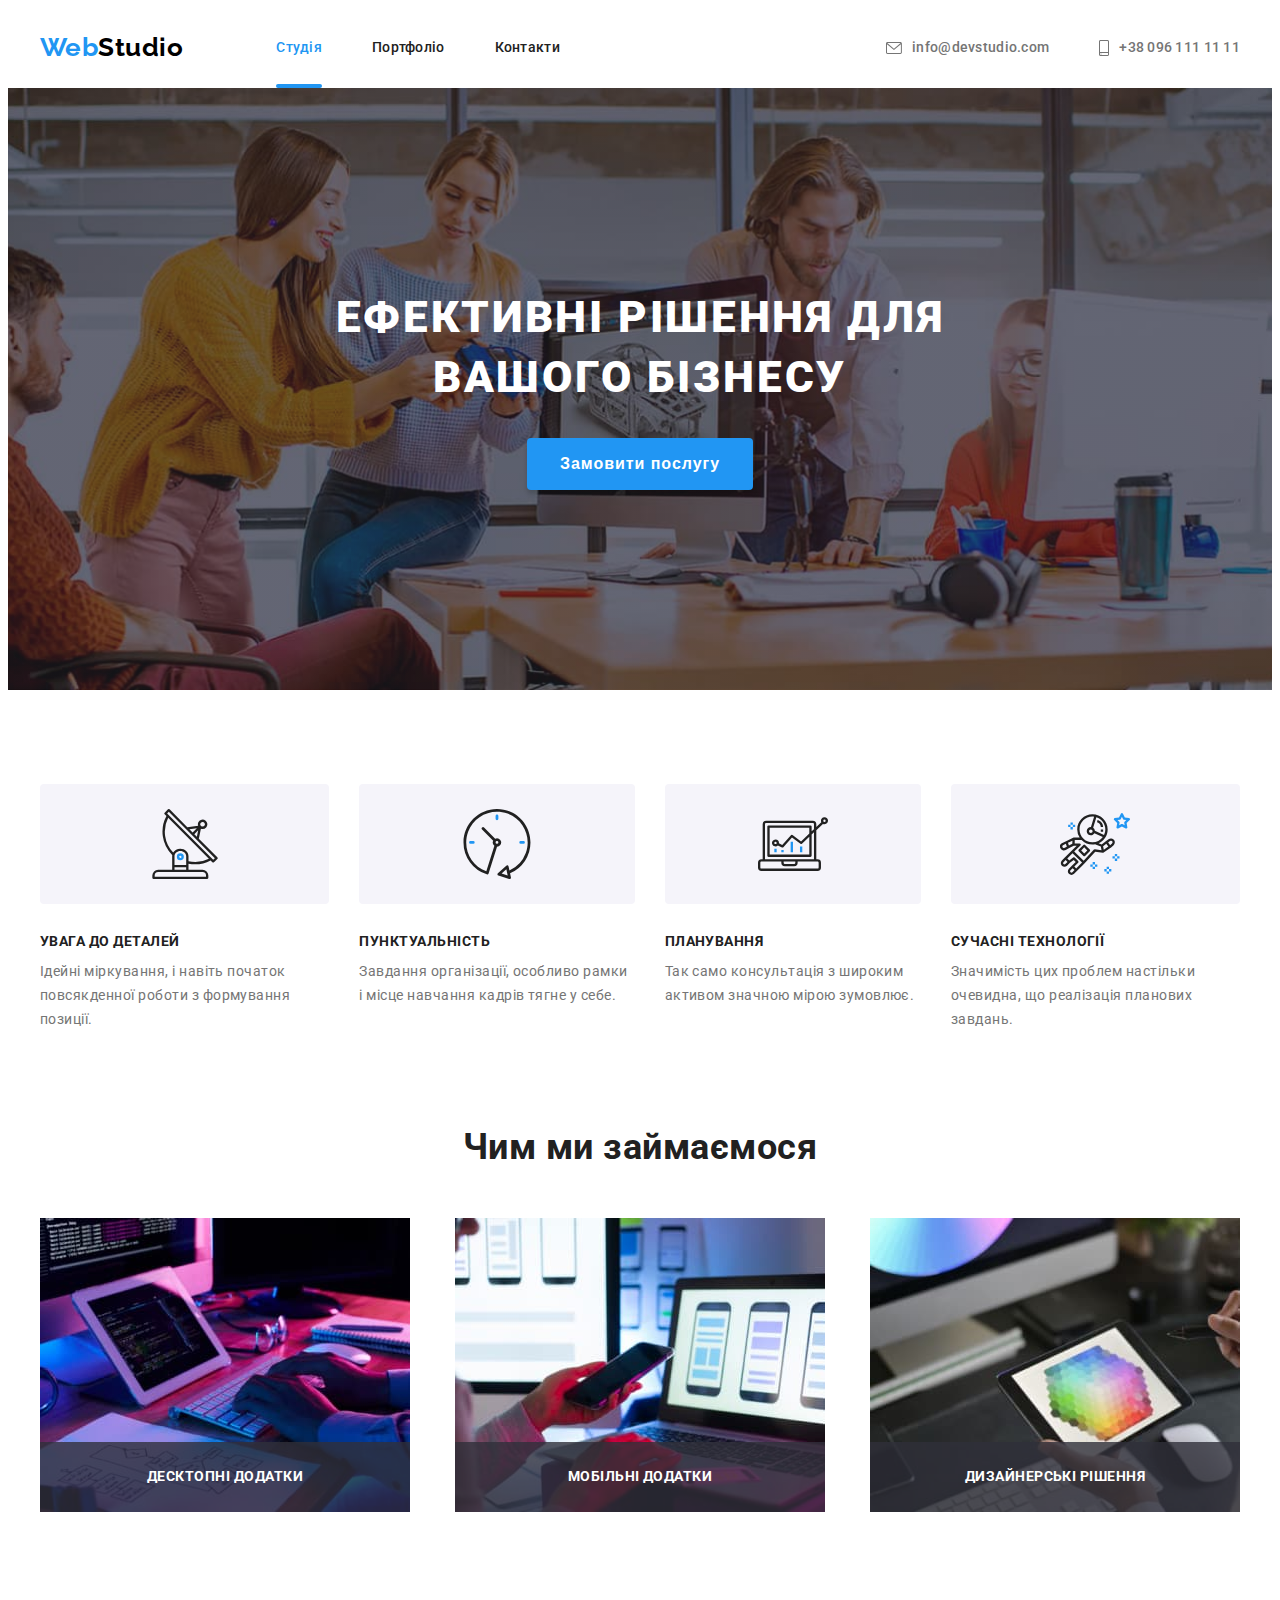
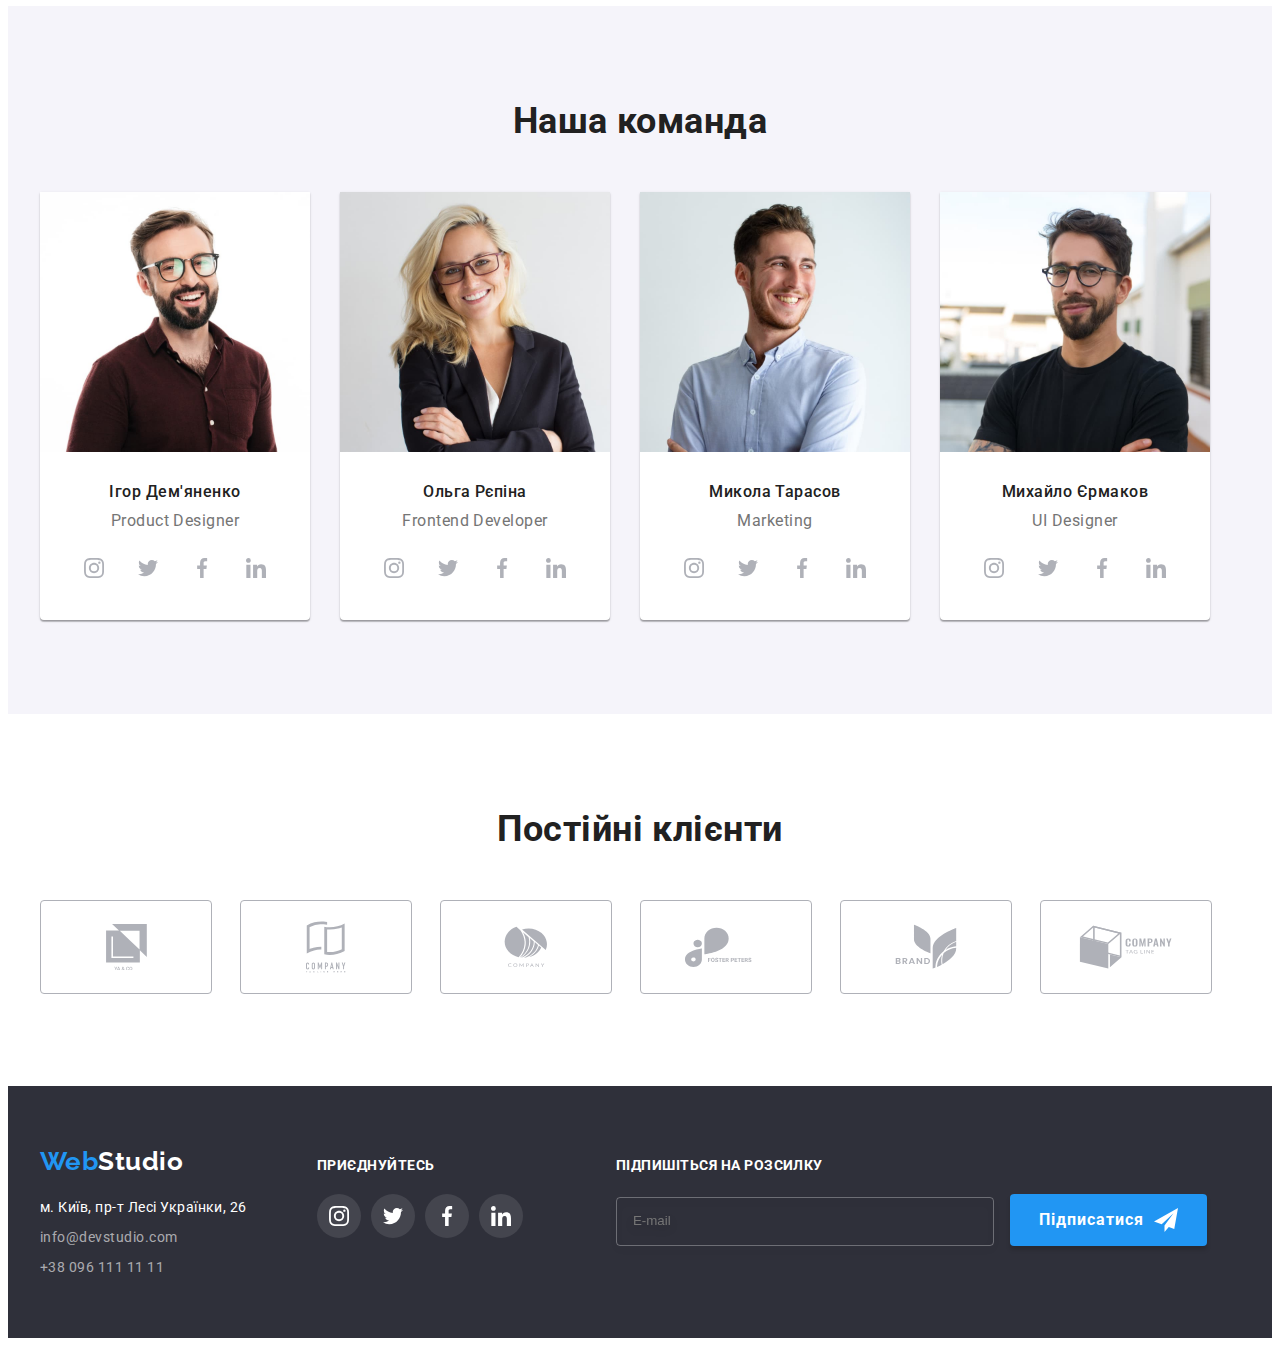
<file: index.html>
<!DOCTYPE html>
<html lang="uk">
  <head>
    <meta charset="UTF-8" />
    <meta http-equiv="X-UA-Compatible" content="IE=edge" />
    <meta name="viewport" content="width=device-width, initial-scale=1.0" />
    <title>Студія</title>
    <link rel="preconnect" href="https://fonts.googleapis.com" />
    <link rel="preconnect" href="https://fonts.gstatic.com" crossorigin />
    <link
      href="https://fonts.googleapis.com/css2?family=Raleway:wght@700&family=Roboto:wght@400;500;700;900&display=swap"
      rel="stylesheet"
    />
    <link
      rel="stylesheet"
      href="https://cdnjs.cloudflare.com/ajax/libs/modern-normalize/1.1.0/modern-normalize.min.css"
      integrity="sha512-wpPYUAdjBVSE4KJnH1VR1HeZfpl1ub8YT/NKx4PuQ5NmX2tKuGu6U/JRp5y+Y8XG2tV+wKQpNHVUX03MfMFn9Q=="
      crossorigin="anonymous"
      referrerpolicy="no-referrer"
    />
    <link rel="stylesheet" href="./css/main.min.css" />
  </head>
  <body>
    <!-- Шапка сторінки -->
    <header class="page-header">
      <div class="page-header__container container">
        <a href="./index.html" class="logo page-header__logo link"
          ><span class="logo--blue">Web</span>Studio</a
        >
        <!-- Навігація на інші сторінки -->
        <nav class="nav">
          <ul class="nav__list list">
            <li class="nav__item item">
              <a href="./index.html" class="nav__link nav__link--current link">Студія</a>
            </li>
            <li class="nav__item item">
              <a href="./portfolio.html" class="nav__link link">Портфоліо</a>
            </li>
            <li class="nav__item item"><a href="#" class="nav__link link">Контакти</a></li>
          </ul>
        </nav>
        <ul class="contact__list list">
          <li class="contact__item item">
            <a href="mailto:info@devstudio.com" class="contact__link link">
              <svg class="contact__icon icon" width="16" height="12">
                <use href="./images/icons.svg#icon-envelope"></use>
              </svg>
              info@devstudio.com</a
            >
          </li>
          <li class="contact__item item">
            <a href="tel:+380961111111" class="contact__link link">
              <svg class="contact__icon icon" width="10" height="16">
                <use href="./images/icons.svg#icon-smartphone"></use>
              </svg>
              +38 096 111 11 11</a
            >
          </li>
        </ul>
      </div>
    </header>
    <!-- Унікальний контент сторінки -->
    <main>
      <!-- Головна секція -->
      <section class="hero">
        <div class="hero__container container">
          <h1 class="hero__title">Ефективні рішення для вашого бізнесу</h1>
          <button type="button" class="hero__button button" data-modal-open>
            Замовити послугу
          </button>
          <div class="backdrop is-hidden" data-modal>
            <div class="modal">
              <div class="close-button__block">
                <button type="button" class="close-button button" data-modal-close>
                  <svg class="close-button__icon icon" width="11" height="11">
                    <use href="./images/icons.svg#icon-vector"></use>
                  </svg>
                </button>
              </div>
              <p class="modal__title">Залиште свої дані, ми вам передзвонимо</p>
              <form class="modal__form form" autocomplete="off">
                <div class="form__section">
                  <label for="name" class="form__label">Ім'я</label>
                  <div class="form__input">
                    <input class="input" type="text" name="name" id="name" placeholder=" " />
                    <svg class="input__icon icon" width="18" height="18">
                      <use href="./images/icons.svg#icon-person"></use>
                    </svg>
                  </div>
                </div>
                <div class="form__section">
                  <label for="phone" class="form__label">Телефон</label>
                  <div class="form__input">
                    <input class="input" type="tel" name="phone" id="phone" placeholder=" " />
                    <svg class="input__icon icon" width="18" height="18">
                      <use href="./images/icons.svg#icon-phone"></use>
                    </svg>
                  </div>
                </div>
                <div class="form__section">
                  <label for="mail" class="form__label">Пошта</label>
                  <div class="form__input">
                    <input class="input" type="email" name="mail" id="mail" placeholder=" " />
                    <svg class="input__icon icon" width="18" height="18">
                      <use href="./images/icons.svg#icon-email"></use>
                    </svg>
                  </div>
                </div>
                <div class="form__section">
                  <label for="comment" class="form__label">Коментар</label>
                  <textarea
                    class="textarea"
                    name="comment"
                    id="comment"
                    rows="7"
                    placeholder="Введіть текст"
                  ></textarea>
                </div>
                <div class="form__section checkbox__section">
                  <label for="check" class="checkbox__label form__label">
                    <input
                      class="checkbox__input input visually-hidden"
                      type="checkbox"
                      name="check"
                      id="check"
                      value="agreement"
                    />
                    <span class="checkbox__text"
                      >Погоджуюся з розсилкою та приймаю
                      <a href="#" class="checkbox__link link"> Умови договору</a></span
                    >
                    <svg class="checkbox__icon icon" width="16" height="15">
                      <use href="./images/icons.svg#icon-check"></use>
                    </svg>
                  </label>
                </div>
                <button type="submit" class="modal__button button">Відправити</button>
              </form>
            </div>
          </div>
        </div>
      </section>
      <!-- Наші переваги -->
      <section class="advantages section">
        <div class="container">
          <h2 class="visually-hidden">Наші переваги</h2>
          <ul class="advantages__list list">
            <li class="item">
              <div class="advantages__thumb">
                <svg class="advantages__icon" width="70" height="70">
                  <use href="./images/icons.svg#icon-antenna"></use>
                </svg>
              </div>
              <h3 class="advantages__title">УВАГА ДО ДЕТАЛЕЙ</h3>
              <p class="advantages__text">
                Ідейні міркування, і навіть початок повсякденної роботи з формування позиції.
              </p>
            </li>
            <li class="item">
              <div class="advantages__thumb">
                <svg class="advantages__icon" width="70" height="70">
                  <use href="./images/icons.svg#icon-clock"></use>
                </svg>
              </div>
              <h3 class="advantages__title">ПУНКТУАЛЬНІСТЬ</h3>
              <p class="advantages__text">
                Завдання організації, особливо рамки і місце навчання кадрів тягне у себе.
              </p>
            </li>
            <li class="item">
              <div class="advantages__thumb">
                <svg class="advantages__icon" width="70" height="70">
                  <use href="./images/icons.svg#icon-diagram"></use>
                </svg>
              </div>
              <h3 class="advantages__title">ПЛАНУВАННЯ</h3>
              <p class="advantages__text">
                Так само консультація з широким активом значною мірою зумовлює.
              </p>
            </li>
            <li class="item">
              <div class="advantages__thumb">
                <svg class="advantages__icon" width="70" height="70">
                  <use href="./images/icons.svg#icon-astronaut"></use>
                </svg>
              </div>
              <h3 class="advantages__title">СУЧАСНІ ТЕХНОЛОГІЇ</h3>
              <p class="advantages__text">
                Значимість цих проблем настільки очевидна, що реалізація планових завдань.
              </p>
            </li>
          </ul>
        </div>
      </section>
      <!-- Чим ми займаємося -->
      <section class="work section">
        <div class="container">
          <h2 class="work__title title">Чим ми займаємося</h2>
          <ul class="work__list list">
            <li class="work__item item">
              <img
                src="./images/what-we-do-01.jpg"
                alt="Десктопна версія проєкту"
                width="370"
                height="294"
              />
              <p class="work__text">Десктопні додатки</p>
            </li>
            <li class="work__item item">
              <img
                src="./images/what-we-do-02.jpg"
                alt="Версія проєкту для ноутбуку"
                width="370"
                height="294"
              />
              <p class="work__text">Мобільні додатки</p>
            </li>
            <li class="work__item item">
              <img
                src="./images/what-we-do-03.jpg"
                alt="Планшетна версія проєкту"
                width="370"
                height="294"
              />
              <p class="work__text">Дизайнерські рішення</p>
            </li>
          </ul>
        </div>
      </section>
      <!-- Наша команда -->
      <section class="team section">
        <div class="container">
          <h2 class="team__title title">Наша команда</h2>
          <ul class="team__list list">
            <li class="team__item item">
              <img src="./images/team-01.jpg" alt="Ігор Дем'яненко" width="270" height="260" />
              <div class="team__worker">
                <h3 class="team__subtitle">Ігор Дем'яненко</h3>
                <p lang="en" class="team__text">Product Designer</p>
                <ul class="team__social-list list">
                  <li class="team__social-item item">
                    <a class="team__social-link link" href="#">
                      <svg class="team__social-icon" width="20" height="20">
                        <use href="./images/icons.svg#icon-instagram"></use>
                      </svg>
                    </a>
                  </li>
                  <li class="team__social-item item">
                    <a class="team__social-link link" href="#">
                      <svg class="team__social-icon" width="20" height="20">
                        <use href="./images/icons.svg#icon-twitter"></use>
                      </svg>
                    </a>
                  </li>
                  <li class="team__social-item item">
                    <a class="team__social-link link" href="#">
                      <svg class="team__social-icon" width="20" height="20">
                        <use href="./images/icons.svg#icon-facebook"></use>
                      </svg>
                    </a>
                  </li>
                  <li class="team__social-item item">
                    <a class="team__social-link link" href="#">
                      <svg class="team__social-icon" width="20" height="20">
                        <use href="./images/icons.svg#icon-linkedin"></use>
                      </svg>
                    </a>
                  </li>
                </ul>
              </div>
            </li>
            <li class="team__item item">
              <img src="./images/team-02.jpg" alt="Ольга Рєпіна" width="270" height="260" />
              <div class="team__worker">
                <h3 class="team__subtitle">Ольга Рєпіна</h3>
                <p lang="en" class="team__text">Frontend Developer</p>
                <ul class="team__social-list list">
                  <li class="team__social-item item">
                    <a class="team__social-link link" href="#">
                      <svg class="team__social-icon" width="20" height="20">
                        <use href="./images/icons.svg#icon-instagram"></use>
                      </svg>
                    </a>
                  </li>
                  <li class="team__social-item item">
                    <a class="team__social-link link" href="#">
                      <svg class="team__social-icon" width="20" height="20">
                        <use href="./images/icons.svg#icon-twitter"></use>
                      </svg>
                    </a>
                  </li>
                  <li class="team__social-item item">
                    <a class="team__social-link link" href="#">
                      <svg class="team__social-icon" width="20" height="20">
                        <use href="./images/icons.svg#icon-facebook"></use>
                      </svg>
                    </a>
                  </li>
                  <li class="team__social-item item">
                    <a class="team__social-link link" href="#">
                      <svg class="team__social-icon" width="20" height="20">
                        <use href="./images/icons.svg#icon-linkedin"></use>
                      </svg>
                    </a>
                  </li>
                </ul>
              </div>
            </li>
            <li class="team__item item">
              <img src="./images/team-03.jpg" alt="Микола Тарасов" width="270" height="260" />
              <div class="team__worker">
                <h3 class="team__subtitle">Микола Тарасов</h3>
                <p lang="en" class="team__text">Marketing</p>
                <ul class="team__social-list list">
                  <li class="team__social-item item">
                    <a class="team__social-link link" href="#">
                      <svg class="team__social-icon" width="20" height="20">
                        <use href="./images/icons.svg#icon-instagram"></use>
                      </svg>
                    </a>
                  </li>
                  <li class="team__social-item item">
                    <a class="team__social-link link" href="#">
                      <svg class="team__social-icon" width="20" height="20">
                        <use href="./images/icons.svg#icon-twitter"></use>
                      </svg>
                    </a>
                  </li>
                  <li class="team__social-item item">
                    <a class="team__social-link link" href="#">
                      <svg class="team__social-icon" width="20" height="20">
                        <use href="./images/icons.svg#icon-facebook"></use>
                      </svg>
                    </a>
                  </li>
                  <li class="team__social-item item">
                    <a class="team__social-link link" href="#">
                      <svg class="team__social-icon" width="20" height="20">
                        <use href="./images/icons.svg#icon-linkedin"></use>
                      </svg>
                    </a>
                  </li>
                </ul>
              </div>
            </li>
            <li class="team__item item">
              <img src="./images/team-04.jpg" alt="Михайло Єрмаков" width="270" height="260" />
              <div class="team__worker">
                <h3 class="team__subtitle">Михайло Єрмаков</h3>
                <p lang="en" class="team__text">UI Designer</p>
                <ul class="team__social-list list">
                  <li class="team__social-item item">
                    <a class="team__social-link link" href="#">
                      <svg class="team__social-icon" width="20" height="20">
                        <use href="./images/icons.svg#icon-instagram"></use>
                      </svg>
                    </a>
                  </li>
                  <li class="team__social-item item">
                    <a class="team__social-link link" href="#">
                      <svg class="team__social-icon" width="20" height="20">
                        <use href="./images/icons.svg#icon-twitter"></use>
                      </svg>
                    </a>
                  </li>
                  <li class="team__social-item item">
                    <a class="team__social-link link" href="#">
                      <svg class="team__social-icon" width="20" height="20">
                        <use href="./images/icons.svg#icon-facebook"></use>
                      </svg>
                    </a>
                  </li>
                  <li class="team__social-item item">
                    <a class="team__social-link link" href="#">
                      <svg class="team__social-icon" width="20" height="20">
                        <use href="./images/icons.svg#icon-linkedin"></use>
                      </svg>
                    </a>
                  </li>
                </ul>
              </div>
            </li>
          </ul>
        </div>
      </section>
      <!-- Клієнти -->
      <section class="clients section">
        <div class="container">
          <h2 class="clients__title title">Постійні клієнти</h2>
          <ul class="clients__list list">
            <li class="clients__item item">
              <a class="clients__link link" href="#">
                <svg class="clients__icon" width="41" height="46.7">
                  <use href="./images/icons.svg#icon-logo01"></use>
                </svg>
              </a>
            </li>
            <li class="clients__item item">
              <a class="clients__link link" href="#">
                <svg class="clients__icon" width="40" height="52">
                  <use href="./images/icons.svg#icon-logo02"></use>
                </svg>
              </a>
            </li>
            <li class="clients__item item">
              <a class="clients__link link" href="#">
                <svg class="clients__icon" width="43.46" height="41.18">
                  <use href="./images/icons.svg#icon-logo03"></use>
                </svg>
              </a>
            </li>
            <li class="clients__item item">
              <a class="clients__link link" href="#">
                <svg class="clients__icon" width="84.44" height="40.62">
                  <use href="./images/icons.svg#icon-logo04"></use>
                </svg>
              </a>
            </li>
            <li class="clients__item item">
              <a class="clients__link link" href="#">
                <svg class="clients__icon" width="62.54" height="45.43">
                  <use href="./images/icons.svg#icon-logo05"></use>
                </svg>
              </a>
            </li>
            <li class="clients__item item">
              <a class="clients__link link" href="#">
                <svg class="clients__icon" width="93.79" height="43.93">
                  <use href="./images/icons.svg#icon-logo06"></use>
                </svg>
              </a>
            </li>
          </ul>
        </div>
      </section>
    </main>
    <!-- Підвал сторінки -->
    <footer class="page-footer">
      <div class="footer__container container">
        <div class="footer__address">
          <a href="./index.html" class="logo page-footer__logo link"
            ><span class="logo--blue">Web</span>Studio</a
          >
          <address class="address">
            <ul class="address__list list">
              <li class="address__item item">
                <a
                  href="https://www.google.com/maps/"
                  target="_blank"
                  rel="noopener noreferrer"
                  class="address__map link"
                  >м. Київ, пр-т Лесі Українки, 26</a
                >
              </li>
              <li class="address__item item">
                <a href="mailto:info@devstudio.com" class="address__link link"
                  >info@devstudio.com</a
                >
              </li>
              <li class="address__item item">
                <a href="tel:+380961111111" class="address__link link">+38 096 111 11 11</a>
              </li>
            </ul>
          </address>
        </div>
        <div class="footer-social">
          <p class="footer-social__text">Приєднуйтесь</p>
          <ul class="footer-social__list list">
            <li class="footer-social__item item">
              <a class="footer-social__link link" href="#">
                <svg class="footer-social__icon" width="20" height="20">
                  <use href="./images/icons.svg#icon-instagram"></use>
                </svg>
              </a>
            </li>
            <li class="footer-social__item item">
              <a class="footer-social__link link" href="#">
                <svg class="footer-social__icon" width="20" height="20">
                  <use href="./images/icons.svg#icon-twitter"></use>
                </svg>
              </a>
            </li>
            <li class="footer-social__item item">
              <a class="footer-social__link link" href="#">
                <svg class="footer-social__icon" width="20" height="20">
                  <use href="./images/icons.svg#icon-facebook"></use>
                </svg>
              </a>
            </li>
            <li class="footer-social__item item">
              <a class="footer-social__link link" href="#">
                <svg class="footer-social__icon" width="20" height="20">
                  <use href="./images/icons.svg#icon-linkedin"></use>
                </svg>
              </a>
            </li>
          </ul>
        </div>
        <div class="footer-form">
          <p class="footer-form__text">Підпишіться на розсилку</p>
          <form class="form-signup">
            <label class="signup__label">
              <input class="signup__input" type="email" name="email" placeholder="E-mail" />
            </label>
            <button type="submit" class="footer-button button">
              Підписатися
              <svg class="signup__icon" width="24" height="24">
                <use href="./images/icons.svg#icon-send"></use>
              </svg>
            </button>
          </form>
        </div>
      </div>
    </footer>
    <script src="./js/modal.js"></script>
  </body>
</html>
</file>
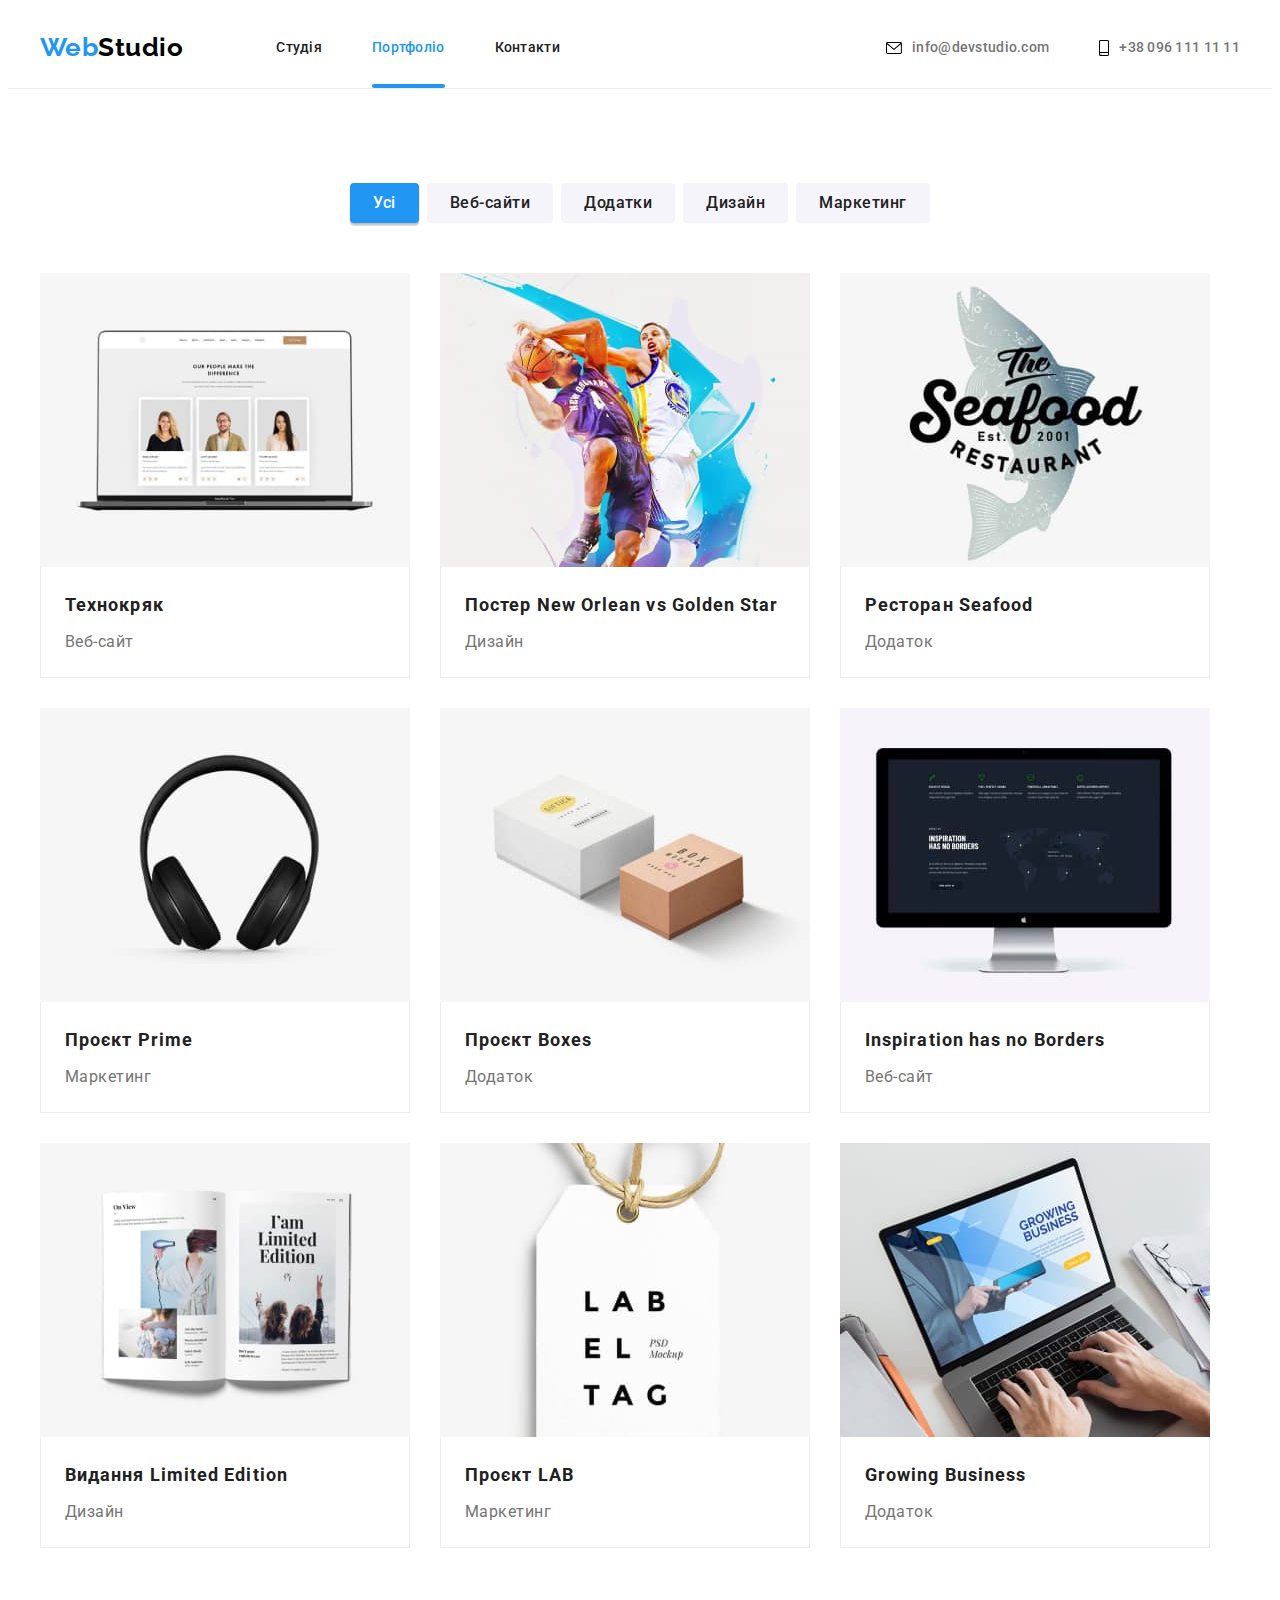
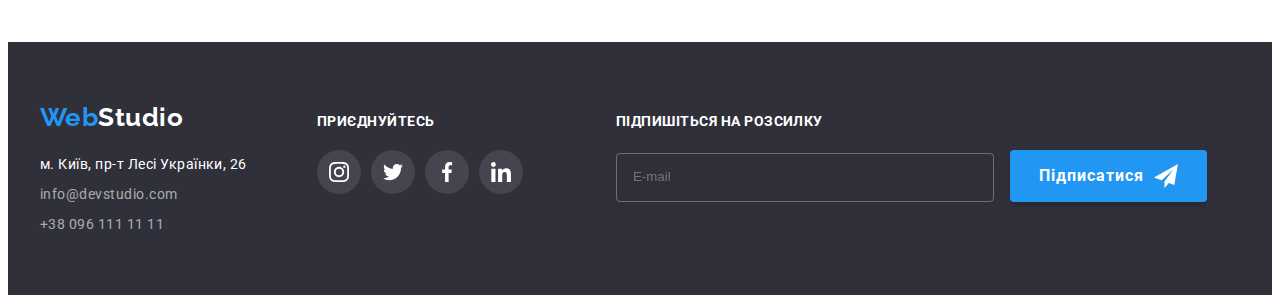
<file: portfolio.html>
<!DOCTYPE html>
<html lang="uk">
  <head>
    <meta charset="UTF-8" />
    <meta http-equiv="X-UA-Compatible" content="IE=edge" />
    <meta name="viewport" content="width=device-width, initial-scale=1.0" />
    <title>Портфоліо</title>
    <link rel="preconnect" href="https://fonts.googleapis.com" />
    <link rel="preconnect" href="https://fonts.gstatic.com" crossorigin />
    <link
      href="https://fonts.googleapis.com/css2?family=Raleway:wght@700&family=Roboto:wght@400;500;700;900&display=swap"
      rel="stylesheet"
    />
    <link
      rel="stylesheet"
      href="https://cdnjs.cloudflare.com/ajax/libs/modern-normalize/1.1.0/modern-normalize.min.css"
      integrity="sha512-wpPYUAdjBVSE4KJnH1VR1HeZfpl1ub8YT/NKx4PuQ5NmX2tKuGu6U/JRp5y+Y8XG2tV+wKQpNHVUX03MfMFn9Q=="
      crossorigin="anonymous"
      referrerpolicy="no-referrer"
    />
    <link rel="stylesheet" href="./css/main.min.css" />
  </head>
  <body>
    <!-- Шапка сторінки -->
    <header class="page-header">
      <div class="page-header__container container">
        <a href="./index.html" class="logo page-header__logo link"
          ><span class="logo--blue">Web</span>Studio</a
        >
        <!-- Навігація на інші сторінки -->
        <nav class="nav">
          <ul class="nav__list list">
            <li class="nav__item item"><a href="./index.html" class="nav__link link">Студія</a></li>
            <li class="nav__item item">
              <a href="./portfolio.html" class="nav__link nav__link--current link">Портфоліо</a>
            </li>
            <li class="nav__item item"><a href="#" class="nav__link link">Контакти</a></li>
          </ul>
        </nav>
        <ul class="contact__list list">
          <li class="contact__item item">
            <a href="mailto:info@devstudio.com" class="contact__link link">
              <svg class="contact__icon" width="16" height="12">
                <use href="./images/icons.svg#icon-envelope"></use>
              </svg>
              info@devstudio.com</a
            >
          </li>
          <li class="contact__item item">
            <a href="tel:+380961111111" class="contact__link link">
              <svg class="contact__icon" width="10" height="16">
                <use href="./images/icons.svg#icon-smartphone"></use>
              </svg>
              +38 096 111 11 11</a
            >
          </li>
        </ul>
      </div>
    </header>
    <!-- Унікальний контент сторінки -->
    <main>
      <!-- Виконані роботи -->
      <section class="portfolio section">
        <div class="container">
          <h1 class="visually-hidden">Виконані роботи</h1>
          <ul class="filter__list list">
            <li class="item">
              <button type="button" class="filter-button filter-button--active button">Усі</button>
            </li>
            <li class="item">
              <button type="button" class="filter-button button">Веб-сайти</button>
            </li>
            <li class="item">
              <button type="button" class="filter-button button">Додатки</button>
            </li>
            <li class="item"><button type="button" class="filter-button button">Дизайн</button></li>
            <li class="item">
              <button type="button" class="filter-button button">Маркетинг</button>
            </li>
          </ul>
          <ul class="portfolio__list list">
            <li class="portfolio__item item">
              <a href="#" class="portfolio__link link">
                <div class="portfolio__thumb">
                  <img
                    src="./images/portfolio-01.jpg"
                    alt="Веб-сайт Технокряк на екрані ноутбука"
                    width="370"
                    height="294"
                  />
                  <p class="portfolio__description">
                    Ресурс пропонує комплексні пропозиції з різним рівнем функціоналу та сервісів.
                    Все це дозволить відвідувачу отримати вичерпні відомості про компанію чи
                    приватну особу.
                  </p>
                </div>
                <div class="portfolio__card">
                  <h2 class="portfolio__title">Технокряк</h2>
                  <p class="portfolio__text">Веб-сайт</p>
                </div>
              </a>
            </li>
            <li class="portfolio__item item">
              <a href="#" class="portfolio__link link">
                <div class="portfolio__thumb">
                  <img
                    src="./images/portfolio-02.jpg"
                    alt="Дизайн постеру команд баскетболу"
                    width="370"
                    height="294"
                  />
                  <p class="portfolio__description">
                    Ресурс пропонує комплексні пропозиції з різним рівнем функціоналу та сервісів.
                    Все це дозволить відвідувачу отримати вичерпні відомості про компанію чи
                    приватну особу.
                  </p>
                </div>
                <div class="portfolio__card">
                  <h2 class="portfolio__title">Постер New Orlean vs Golden Star</h2>
                  <p class="portfolio__text">Дизайн</p>
                </div>
              </a>
            </li>
            <li class="portfolio__item item">
              <a href="#" class="portfolio__link link">
                <div class="portfolio__thumb">
                  <img
                    src="./images/portfolio-03.jpg"
                    alt="Логотип ресторана Seafood"
                    width="370"
                    height="294"
                  />
                  <p class="portfolio__description">
                    Ресурс пропонує комплексні пропозиції з різним рівнем функціоналу та сервісів.
                    Все це дозволить відвідувачу отримати вичерпні відомості про компанію чи
                    приватну особу.
                  </p>
                </div>
                <div class="portfolio__card">
                  <h2 class="portfolio__title">Ресторан Seafood</h2>
                  <p class="portfolio__text">Додаток</p>
                </div>
              </a>
            </li>
            <li class="portfolio__item item">
              <a href="#" class="portfolio__link link">
                <div class="portfolio__thumb">
                  <img src="./images/portfolio-04.jpg" alt="Навушники" width="370" height="294" />
                  <p class="portfolio__description">
                    Ресурс пропонує комплексні пропозиції з різним рівнем функціоналу та сервісів.
                    Все це дозволить відвідувачу отримати вичерпні відомості про компанію чи
                    приватну особу.
                  </p>
                </div>
                <div class="portfolio__card">
                  <h2 class="portfolio__title">Проєкт Prime</h2>
                  <p class="portfolio__text">Маркетинг</p>
                </div>
              </a>
            </li>
            <li class="portfolio__item item">
              <a href="#" class="portfolio__link link">
                <div class="portfolio__thumb">
                  <img src="./images/portfolio-05.jpg" alt="Дві коробки" width="370" height="294" />
                  <p class="portfolio__description">
                    Ресурс пропонує комплексні пропозиції з різним рівнем функціоналу та сервісів.
                    Все це дозволить відвідувачу отримати вичерпні відомості про компанію чи
                    приватну особу.
                  </p>
                </div>
                <div class="portfolio__card">
                  <h2 class="portfolio__title">Проєкт Boxes</h2>
                  <p class="portfolio__text">Додаток</p>
                </div>
              </a>
            </li>
            <li class="portfolio__item item">
              <a href="#" class="portfolio__link link">
                <div class="portfolio__thumb">
                  <img
                    src="./images/portfolio-06.jpg"
                    alt="Веб-сайт на екрані монітору"
                    width="370"
                    height="294"
                  />
                  <p class="portfolio__description">
                    Ресурс пропонує комплексні пропозиції з різним рівнем функціоналу та сервісів.
                    Все це дозволить відвідувачу отримати вичерпні відомості про компанію чи
                    приватну особу.
                  </p>
                </div>
                <div class="portfolio__card">
                  <h2 class="portfolio__title">Inspiration has no Borders</h2>
                  <p class="portfolio__text">Веб-сайт</p>
                </div>
              </a>
            </li>
            <li class="portfolio__item item">
              <a href="#" class="portfolio__link link">
                <div class="portfolio__thumb">
                  <img
                    src="./images/portfolio-07.jpg"
                    alt="Лімітоване видання у журналі"
                    width="370"
                    height="294"
                  />
                  <p class="portfolio__description">
                    Ресурс пропонує комплексні пропозиції з різним рівнем функціоналу та сервісів.
                    Все це дозволить відвідувачу отримати вичерпні відомості про компанію чи
                    приватну особу.
                  </p>
                </div>
                <div class="portfolio__card">
                  <h2 class="portfolio__title">Видання Limited Edition</h2>
                  <p class="portfolio__text">Дизайн</p>
                </div>
              </a>
            </li>
            <li class="portfolio__item item">
              <a href="#" class="portfolio__link link">
                <div class="portfolio__thumb">
                  <img src="./images/portfolio-08.jpg" alt="Лейбл LAB" width="370" height="294" />
                  <p class="portfolio__description">
                    Ресурс пропонує комплексні пропозиції з різним рівнем функціоналу та сервісів.
                    Все це дозволить відвідувачу отримати вичерпні відомості про компанію чи
                    приватну особу.
                  </p>
                </div>
                <div class="portfolio__card">
                  <h2 class="portfolio__title">Проєкт LAB</h2>
                  <p class="portfolio__text">Маркетинг</p>
                </div>
              </a>
            </li>
            <li class="portfolio__item item">
              <a href="#" class="portfolio__link link">
                <div class="portfolio__thumb">
                  <img
                    src="./images/portfolio-09.jpg"
                    alt="Додаток Growing Business, відкритий на ноутбуці"
                    width="370"
                    height="294"
                  />
                  <p class="portfolio__description">
                    Ресурс пропонує комплексні пропозиції з різним рівнем функціоналу та сервісів.
                    Все це дозволить відвідувачу отримати вичерпні відомості про компанію чи
                    приватну особу.
                  </p>
                </div>
                <div class="portfolio__card">
                  <h2 class="portfolio__title">Growing Business</h2>
                  <p class="portfolio__text">Додаток</p>
                </div>
              </a>
            </li>
          </ul>
        </div>
      </section>
    </main>
    <!-- Підвал сторінки -->
    <footer class="page-footer">
      <div class="footer__container container">
        <div class="footer__address">
          <a href="./index.html" class="logo page-footer__logo link"
            ><span class="logo--blue">Web</span>Studio</a
          >
          <address class="address">
            <ul class="address__list list">
              <li class="address__item item">
                <a
                  href="https://www.google.com/maps/"
                  target="_blank"
                  rel="noopener noreferrer"
                  class="address__map link"
                  >м. Київ, пр-т Лесі Українки, 26</a
                >
              </li>
              <li class="address__item item">
                <a href="mailto:info@devstudio.com" class="address__link link"
                  >info@devstudio.com</a
                >
              </li>
              <li class="address__item item">
                <a href="tel:+380961111111" class="address__link link">+38 096 111 11 11</a>
              </li>
            </ul>
          </address>
        </div>
        <div class="footer-social">
          <p class="footer-social__text">Приєднуйтесь</p>
          <ul class="footer-social__list list">
            <li class="footer-social__item item">
              <a class="footer-social__link link" href="#">
                <svg class="footer-social__icon" width="20" height="20">
                  <use href="./images/icons.svg#icon-instagram"></use>
                </svg>
              </a>
            </li>
            <li class="footer-social__item item">
              <a class="footer-social__link link" href="#">
                <svg class="footer-social__icon" width="20" height="20">
                  <use href="./images/icons.svg#icon-twitter"></use>
                </svg>
              </a>
            </li>
            <li class="footer-social__item item">
              <a class="footer-social__link link" href="#">
                <svg class="footer-social__icon" width="20" height="20">
                  <use href="./images/icons.svg#icon-facebook"></use>
                </svg>
              </a>
            </li>
            <li class="footer-social__item item">
              <a class="footer-social__link link" href="#">
                <svg class="footer-social__icon" width="20" height="20">
                  <use href="./images/icons.svg#icon-linkedin"></use>
                </svg>
              </a>
            </li>
          </ul>
        </div>
        <div class="footer-form">
          <p class="footer-form__text">Підпишіться на розсилку</p>
          <form class="form-signup">
            <label class="signup__label">
              <input class="signup__input" type="email" name="email" placeholder="E-mail" />
            </label>
            <button type="submit" class="footer-button button">
              Підписатися
              <svg class="signup__icon" width="24" height="24">
                <use href="./images/icons.svg#icon-send"></use>
              </svg>
            </button>
          </form>
        </div>
      </div>
    </footer>
  </body>
</html>
</file>
<file: css/main.min.css>
:root{--main-font: "Roboto", sans-serif;--additional-font: "Raleway", sans-serif;--main-color: #212121;--brand-color: #2196f3;--text-color: #757575;--additional-color: #ffffff;--header-logo-color: #000000;--button-color: #f5f4fa;--hero-bg-color: #2f303a;--line-color: #ececec;--social-link-color: #afb1b8;--timing-function: cubic-bezier(0.4, 0, 0.2, 1)}body{font-family:var(--main-font);color:var(--main-color);letter-spacing:.03em}h1,h2,h3,h4,h5,h6,p{margin:0}img{display:block;max-width:100%;height:auto}ul{padding:0;margin:0}.item{list-style:none}.link{text-decoration:none}.icon{fill:currentColor}.button{cursor:pointer}.visually-hidden{position:absolute;width:1px;height:1px;margin:-1px;border:0;padding:0;white-space:nowrap;clip-path:inset(100%);clip:rect(0 0 0 0);overflow:hidden}.container{margin-left:auto;margin-right:auto;width:1200px;padding:0 15px}.section{padding-top:94px;padding-bottom:94px}.title{font-weight:700;font-size:36px;line-height:1.17;text-align:center;color:var(--main-color)}.logo{font-family:var(--additional-font);font-weight:700;font-size:26px;line-height:1.2}.logo--blue{color:var(--brand-color)}.page-header__container{display:flex;align-items:center}.page-header__logo{margin-right:93px;padding-top:24px;padding-bottom:25px;color:var(--header-logo-color)}.nav{font-weight:500;font-size:14px;line-height:1.14;letter-spacing:.02em}.nav__list{display:flex;gap:50px}.nav__link{position:relative;transition:color 250ms var(--timing-function);display:block;padding-top:32px;padding-bottom:32px;color:var(--main-color)}.nav__link:hover,.nav__link:focus{color:var(--brand-color)}.nav__link--current{color:var(--brand-color)}.nav__link--current::after{position:absolute;content:"";display:block;bottom:0px;width:100%;height:4px;border-radius:2px;background-color:var(--brand-color)}.contact__list{display:flex;margin-left:auto;gap:50px}.contact__link{display:inline-flex;align-items:center;padding:32px 0px 32px;transition:color 250ms var(--timing-function);font-weight:500;font-size:14px;line-height:1.14;letter-spacing:.02em;color:var(--text-color)}.contact__link:hover,.contact__link:focus{color:var(--brand-color)}.contact__icon{margin-right:10px}.hero{padding-top:200px;padding-bottom:200px;max-width:1600px;margin-left:auto;margin-right:auto;text-align:center;background-image:linear-gradient(to right, rgba(47, 48, 58, 0.4), rgba(47, 48, 58, 0.4)),url("../images/hero.jpg");background-color:var(--hero-bg-color);background-repeat:no-repeat;background-position:center;background-size:cover}.hero__container{width:696px}.hero__title{margin-bottom:30px;font-weight:900;font-size:44px;line-height:1.36;text-align:center;letter-spacing:.06em;text-transform:uppercase;color:var(--additional-color)}.hero__button{padding:10px 32px;border-radius:4px;border:1px solid rgba(0,0,0,0);font-weight:700;font-size:16px;line-height:1.88;letter-spacing:.06em;background:var(--brand-color);box-shadow:0px 4px 4px rgba(0,0,0,.15);color:var(--additional-color)}.backdrop{position:fixed;top:0;left:0;z-index:1;opacity:1;transition:opacity 250ms var(--timing-function);height:100vh;width:100vw;background-color:rgba(0,0,0,.2)}.backdrop.is-hidden{opacity:0;pointer-events:none}.backdrop.is-hidden .modal{transform:translate(-50%, -50%) scale(0.9)}.modal{position:absolute;top:50%;left:50%;transform:translate(-50%, -50%) scale(1);transition:transform 250ms var(--timing-function),opacity 250ms var(--timing-function);padding:40px;min-height:581px;min-width:528px;background:var(--additional-color);box-shadow:0px 1px 3px rgba(0,0,0,.12),0px 1px 1px rgba(0,0,0,.14),0px 2px 1px rgba(0,0,0,.2);border-radius:4px;opacity:1}.modal__title{font-weight:700;font-size:20px;line-height:1.15;text-align:center;color:var(--main-color)}.modal__form{width:448px;margin-top:12px}.modal__button{padding:10px 52px;font-weight:700;font-size:16px;line-height:1.88;letter-spacing:.06em;background-color:var(--brand-color);box-shadow:0px 4px 4px rgba(0,0,0,.15);border-radius:4px;border-color:rgba(0,0,0,0);color:var(--additional-color)}.modal__button:hover,.modal__button:focus{background-color:#188ce8}.close-button{position:absolute;right:8px;top:8px;transition:color 250ms var(--timing-function),border 250ms var(--timing-function);display:flex;align-items:center;justify-content:center;width:30px;height:30px;background-color:rgba(0,0,0,0);border-radius:50%;border:1px solid rgba(0,0,0,.1)}.close-button:hover,.close-button:focus{color:var(--brand-color);border:1px solid var(--brand-color)}.form__section{display:flex;flex-direction:column;margin-bottom:10px}.form__label{margin-bottom:4px;text-align:left;font-size:12px;line-height:1.17;letter-spacing:.01em;color:var(--text-color)}.form__input{position:relative}.input{width:100%;padding:11px 42px;border:1px solid;border-color:rgba(33,33,33,.2);border-radius:4px;transition:border-color 250ms var(--timing-function)}.input:hover,.input:focus{border-color:var(--brand-color)}.input:focus-visible{outline:1px solid var(--brand-color)}.input__icon{position:absolute;top:50%;left:12px;transform:translateY(-50%);display:inline-block;width:18px;height:18px}.input:hover+.icon,.input:focus+.icon{fill:var(--brand-color);transition:fill 250ms var(--timing-function)}.textarea{margin-bottom:10px;padding-top:12px;padding-bottom:12px;padding-left:16px;border:1px solid;border-color:rgba(33,33,33,.2);border-radius:4px;resize:none;transition:border-color 250ms var(--timing-function)}.textarea:hover,.textarea:focus{border-color:var(--brand-color)}.textarea:focus-visible{outline:1px solid var(--brand-color)}.textarea::placeholder{color:rgba(117,117,117,.5);font-size:12px;line-height:1.16;letter-spacing:.01em}.checkbox__section{margin-bottom:30px}.checkbox__label{display:block;position:relative;text-align:center}.checkbox__input:checked~.checkbox__icon{background-color:var(--brand-color);border-color:var(--brand-color)}.checkbox__text{margin-left:10px;font-size:14px;line-height:1.71;color:var(--text-color)}.checkbox__link{position:relative;color:var(--brand-color)}.checkbox__link::after{content:"";position:absolute;left:0;bottom:1px;width:100%;height:1px;background-color:var(--brand-color)}.checkbox__icon{position:absolute;top:50%;left:15px;transform:translateY(-50%);transition:background-color 250ms var(--timing-function),border-color 250ms var(--timing-function);border:2px solid var(--main-color);border-radius:2px;color:var(--additional-color);fill:currentColor}.advantages__list{display:flex;gap:30px}.advantages__thumb{height:120px;display:flex;justify-content:center;align-items:center;margin-bottom:30px;border-radius:4px;background:var(--button-color)}.advantages__title{margin-bottom:10px;font-weight:700;font-size:14px;line-height:1.14;text-transform:uppercase;color:var(--main-color)}.advantages__text{font-size:14px;line-height:1.71;color:var(--text-color)}.work{padding-top:0px}.work__title{margin-bottom:50px}.work__list{display:flex;justify-content:space-between}.work__item{position:relative}.work__text{position:absolute;bottom:0;left:0;height:70px;width:100%;display:flex;justify-content:center;align-items:center;font-weight:700;font-size:14px;line-height:1.14;text-align:center;text-transform:uppercase;background-color:rgba(47,48,58,.8);color:var(--additional-color)}.team{background-color:var(--button-color)}.team__title{margin-bottom:50px}.team__list{display:flex;gap:30px}.team__item{background:var(--additional-color);box-shadow:0px 1px 3px rgba(0,0,0,.12),0px 1px 1px rgba(0,0,0,.14),0px 2px 1px rgba(0,0,0,.2);border-radius:0px 0px 4px 4px}.team__worker{padding:30px 32px}.team__subtitle{font-size:16px;font-weight:500;line-height:1.19;text-align:center;color:var(--main-color)}.team__text{margin-top:10px;line-height:1.19;text-align:center;color:var(--text-color)}.team__social-list{display:flex;margin-top:16px;gap:10px;align-items:center}.team__social-link{width:44px;height:44px;display:inline-flex;border-radius:50%;justify-content:center;align-items:center;transition:background-color 250ms var(--timing-function),fill 250ms var(--timing-function);fill:var(--social-link-color)}.team__social-link:hover,.team__social-link:focus{fill:var(--additional-color);background-color:var(--brand-color)}.clients__title{margin-bottom:50px}.clients__list{display:flex;gap:30px}.clients__item{width:170px;height:92px}.clients__link{display:flex;justify-content:center;align-items:center;width:170px;height:92px;border-radius:4px;transition:fill 250ms var(--timing-function),border 250ms var(--timing-function);border:1px solid var(--social-link-color);fill:var(--social-link-color)}.clients__link:hover,.clients__link:focus{fill:var(--brand-color);border:1px solid var(--brand-color)}.portfolio{border-top:1px solid var(--line-color)}.portfolio__list{display:flex;flex-wrap:wrap;gap:30px}.portfolio__item{background:#fff}.portfolio__link{display:block;transition:box-shadow 250ms var(--timing-function)}.portfolio__link .portfolio__description{transform:translateY(100%);transition:opacity 250ms var(--timing-function),transform 250ms var(--timing-function)}.portfolio__link:hover,.portfolio__link:focus{box-shadow:0px 1px 1px rgba(0,0,0,.12),0px 4px 4px rgba(0,0,0,.06),1px 4px 6px rgba(0,0,0,.16)}.portfolio__link:hover .portfolio__description,.portfolio__link:focus .portfolio__description{opacity:1;transform:translateY(0)}.portfolio__thumb{position:relative;overflow:hidden}.portfolio__description{position:absolute;top:0;left:0;width:100%;height:100%;padding:63px 24px;overflow:hidden;opacity:0;font-size:18px;line-height:1.56;color:var(--additional-color);background:rgba(33,150,243,.9);transition:opacity 250ms var(--timing-function),transform 250ms var(--timing-function)}.portfolio__card{border-left:1px solid var(--line-color);border-right:1px solid var(--line-color);border-bottom:1px solid var(--line-color);padding:20px 24px}.portfolio__title{margin-bottom:4px;font-weight:700;font-size:18px;line-height:2;letter-spacing:.06em;color:var(--main-color)}.portfolio__text{line-height:1.88;color:var(--text-color)}.filter__list{display:flex;justify-content:center;gap:8px;margin-bottom:50px}.filter-button{padding:6px 22px;border-radius:4px;border:1px solid rgba(0,0,0,0);transition-property:box-shadow,color,background-color;transition-duration:250ms;transition-timing-function:var(--timing-function);font-family:inherit;font-size:inherit;font-weight:500;line-height:1.62;letter-spacing:inherit;color:var(--main-color);background:var(--button-color)}.filter-button:hover,.filter-button:focus{box-shadow:0px 3px 1px rgba(0,0,0,.1),0px 1px 2px rgba(0,0,0,.08),0px 2px 2px rgba(0,0,0,.12);color:var(--additional-color);background:var(--brand-color)}.filter-button--active{box-shadow:0px 3px 1px rgba(0,0,0,.1),0px 1px 2px rgba(0,0,0,.08),0px 2px 2px rgba(0,0,0,.12);font-weight:500;line-height:1.62;color:var(--additional-color);background-color:var(--brand-color)}.page-footer{background:var(--hero-bg-color);padding-top:60px;padding-bottom:60px}.page-footer__logo{display:block;margin-bottom:20px;color:var(--additional-color)}.footer__container{display:flex;align-items:baseline}.footer__address{margin-right:70px}.address{font-style:normal}.address__list{font-size:14px;line-height:1.5}.address__item:not(:last-child){margin-bottom:9px}.address__map{color:var(--additional-color);transition:color 250ms var(--timing-function)}.address__map:hover,.address__map:focus{color:var(--brand-color)}.address__link{color:rgba(255,255,255,.6);transition:color 250ms var(--timing-function)}.address__link:hover,.address__link:focus{color:var(--brand-color)}.footer-social{margin-right:93px}.footer-social__text{margin-bottom:20px;font-weight:700;font-size:14px;line-height:1.14;text-transform:uppercase;color:var(--additional-color)}.footer-social__list{display:flex;align-items:center;gap:10px}.footer-social__link{width:44px;height:44px;display:inline-flex;border-radius:50%;justify-content:center;align-items:center;transition:background-color 250ms var(--timing-function);background-color:rgba(255,255,255,.1);fill:var(--additional-color);color:var(--additional-color)}.footer-social__link:hover,.footer-social__link:focus{background-color:var(--brand-color)}.footer-form__text{margin-bottom:20px;font-weight:700;font-size:14px;line-height:1.14;text-transform:uppercase;color:var(--additional-color)}.signup__input{width:358px;padding-top:15px;padding-bottom:15px;padding-left:16px;margin-right:12px;line-height:1.25;border:1px solid rgba(255,255,255,.3);filter:drop-shadow(0px 4px 4px rgba(0, 0, 0, 0.15));border-radius:4px;color:rgba(255,255,255,.6);background-color:rgba(0,0,0,0)}.signup__icon{margin-left:10px}.footer-button{display:inline-flex;align-items:center;padding:10px 28px;background:var(--brand-color);box-shadow:0px 4px 4px rgba(0,0,0,.15);border-radius:4px;border:1px solid rgba(0,0,0,0);font-family:inherit;font-weight:700;font-size:16px;line-height:1.88;letter-spacing:.06em;fill:var(--additional-color);color:var(--additional-color)}/*# sourceMappingURL=main.min.css.map */
</file>
